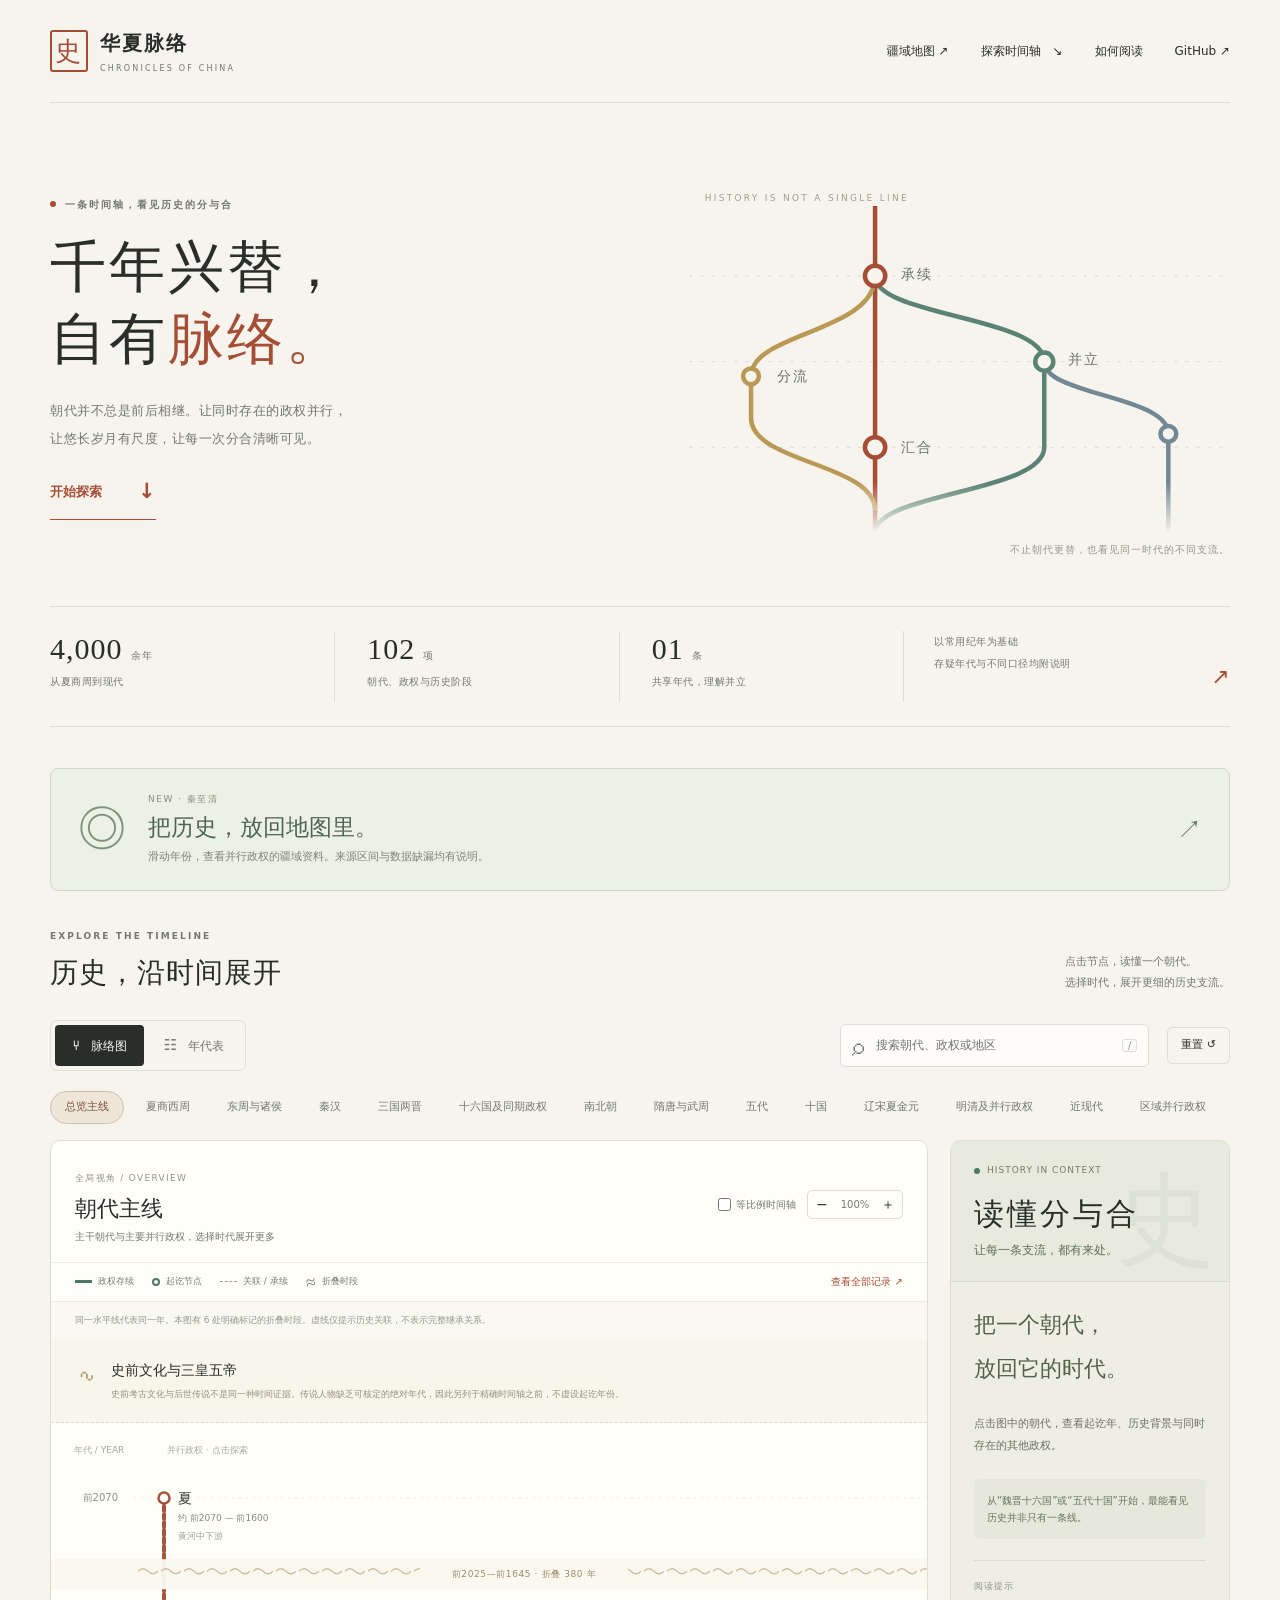
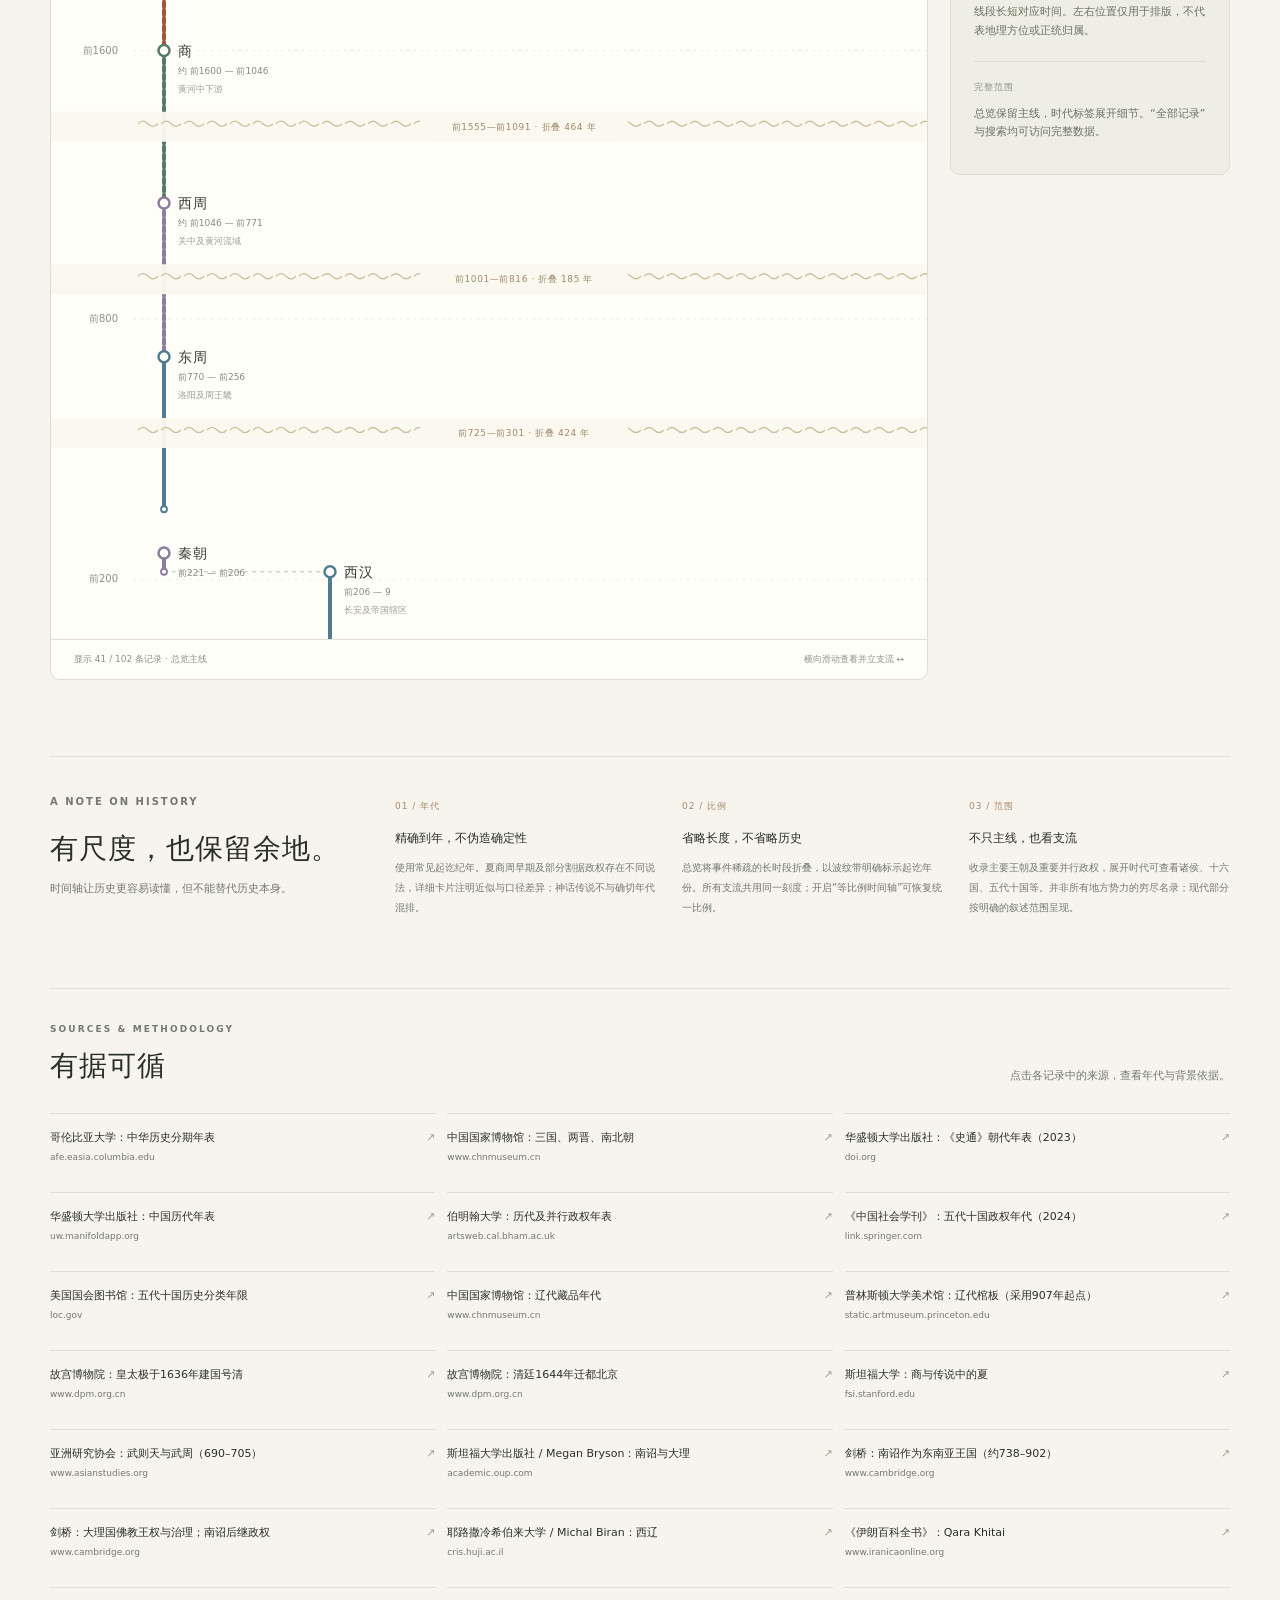
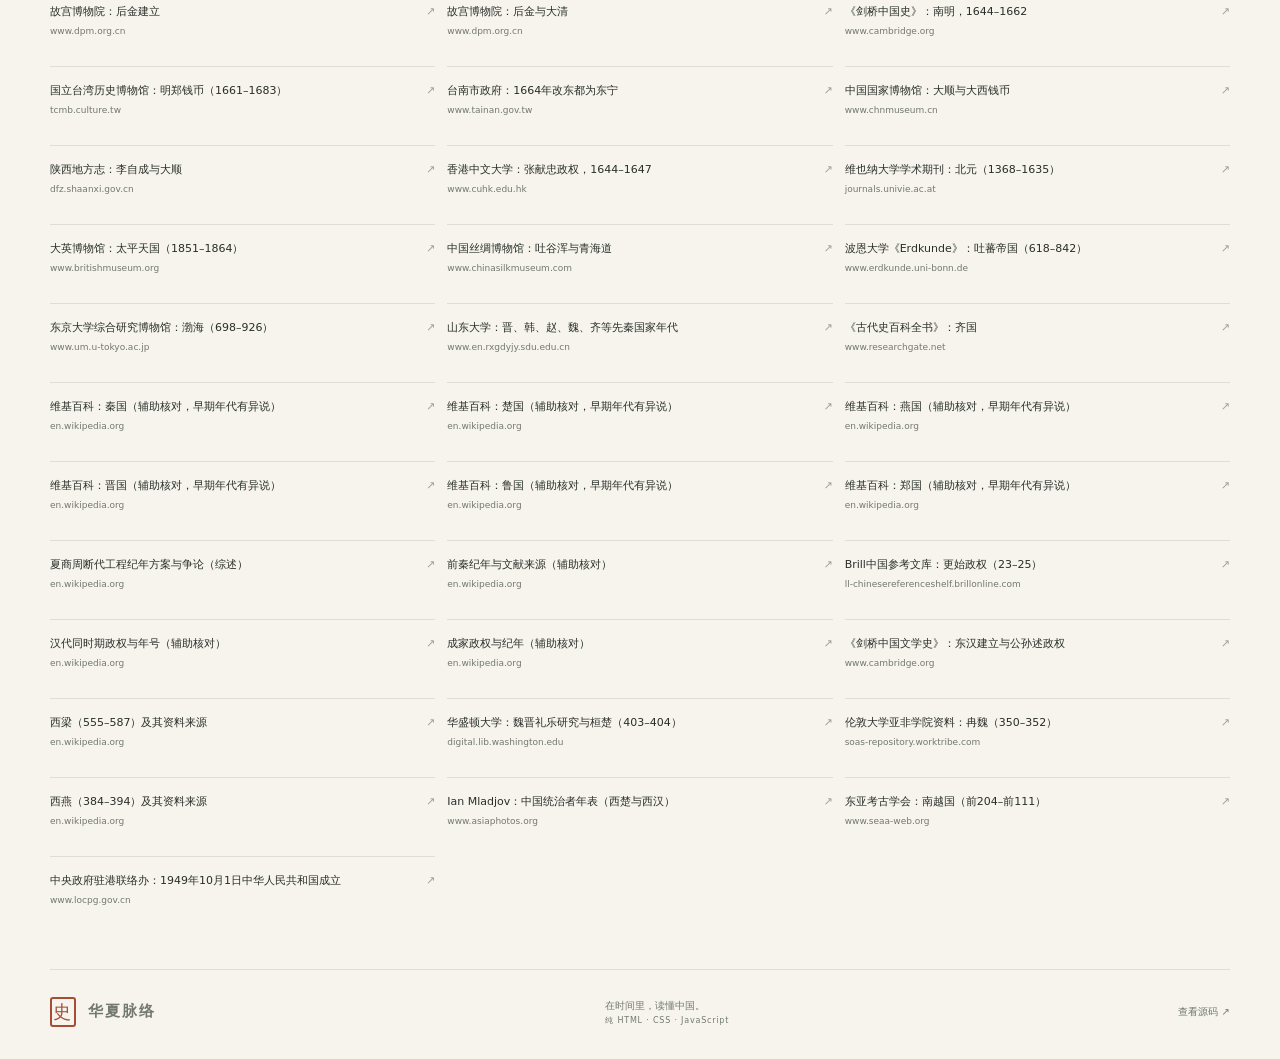
<file: index.html>
<!doctype html>
<html lang="zh-CN">
<head>
  <meta charset="UTF-8">
  <meta name="viewport" content="width=device-width, initial-scale=1.0">
  <meta name="description" content="沿着一条时间轴，读懂中国历史的分合。可探索的中国朝代与并行政权脉络图，包含精确年代、分支关系、历史说明与资料来源。">
  <meta name="theme-color" content="#f6f4ed">
  <title>华夏脉络 · 中国历史朝代时间轴</title>
  <link rel="icon" href="favicon.svg" type="image/svg+xml">
  <link rel="stylesheet" href="style.css?v=20261103-map1">
  <script src="data.js?v=20261104-label5" defer></script>
  <script src="app.js?v=20261104-label5" defer></script>
</head>
<body>
<a class="skip-link" href="#explorer">跳到历史脉络图</a>
<header class="masthead">
  <a class="brand" href="#" aria-label="华夏脉络首页"><span class="seal" aria-hidden="true">史</span><span>华夏脉络 <small>CHRONICLES OF CHINA</small></span></a>
  <nav aria-label="网站导航"><a href="territory.html">疆域地图 ↗</a><a href="#explorer">探索时间轴 <span>↘</span></a><button id="method-button" class="text-button">如何阅读</button><a href="https://github.com/KingXcode/china-dynasty-timeline" target="_blank" rel="noopener noreferrer" aria-label="在 GitHub 查看项目源码">GitHub ↗</a></nav>
</header>
<main>
  <section class="hero" aria-labelledby="page-title">
    <div class="hero-copy"><p class="eyebrow"><span></span> 一条时间轴，看见历史的分与合</p><h1 id="page-title">千年兴替，<br>自有<span>脉络。</span></h1><p class="intro">朝代并不总是前后相继。让同时存在的政权并行，<br class="desktop-break">让悠长岁月有尺度，让每一次分合清晰可见。</p><a class="primary-link" href="#explorer">开始探索 <span>↓</span></a></div>
    <div class="hero-art" aria-hidden="true"><div class="art-label">HISTORY IS NOT A SINGLE LINE</div><svg viewBox="0 0 480 290"><defs><linearGradient id="fade" x1="0" y1="0" x2="0" y2="1"><stop stop-color="#f6f4ed" stop-opacity="0"/><stop offset="1" stop-color="#f6f4ed"/></linearGradient></defs><path class="art-grid" d="M0 62H480M0 138H480M0 214H480"/><path class="art-main" d="M165 0V72C165 108 165 110 165 138V290"/><path class="art-branch jade" d="M165 62C165 98 315 98 315 138V214C315 254 165 254 165 290"/><path class="art-branch ochre" d="M165 62C165 112 55 112 55 151V188C55 228 165 228 165 270"/><path class="art-branch blue" d="M315 138C315 168 425 168 425 202V290"/><circle cx="165" cy="62" r="9" class="art-node"/><circle cx="165" cy="214" r="9" class="art-node"/><circle cx="315" cy="138" r="8" class="art-node green"/><circle cx="55" cy="151" r="7" class="art-node yellow"/><circle cx="425" cy="202" r="7" class="art-node slate"/><text x="188" y="65">承续</text><text x="336" y="140">并立</text><text x="78" y="155">分流</text><text x="188" y="218">汇合</text><rect x="0" y="245" width="480" height="45" fill="url(#fade)"/></svg><div class="art-caption">不止朝代更替，也看见同一时代的不同支流。</div></div>
  </section>
  <section class="stats" aria-label="资料概况"><div><strong>4,000<span>余年</span></strong><p>从夏商周到现代</p></div><div><strong id="record-count">—<span>个</span></strong><p>朝代、政权与历史阶段</p></div><div><strong>01<span>条</span></strong><p>共享年代，理解并立</p></div><p class="stats-note">以常用纪年为基础<br>存疑年代与不同口径均附说明 <span>↗</span></p></section>
  <a class="map-promo" href="territory.html"><span class="map-promo-icon" aria-hidden="true">◎</span><span><small>NEW · 秦至清</small><strong>把历史，放回地图里。</strong><span>滑动年份，查看并行政权的疆域资料。来源区间与数据缺漏均有说明。</span></span><b aria-hidden="true">↗</b></a>
  <section id="explorer" class="explorer" aria-labelledby="explorer-title">
    <div class="section-heading"><div><p class="eyebrow">EXPLORE THE TIMELINE</p><h2 id="explorer-title">历史，沿时间展开</h2></div><p>点击节点，读懂一个朝代。<br>选择时代，展开更细的历史支流。</p></div>
    <div class="control-bar"><div class="view-tabs" role="group" aria-label="呈现方式"><button id="graph-view" aria-pressed="true"><span>⑂</span> 脉络图</button><button id="list-view" aria-pressed="false"><span>☷</span> 年代表</button></div><label class="search"><span aria-hidden="true">⌕</span><input id="search" type="search" autocomplete="off" placeholder="搜索朝代、政权或地区" aria-label="搜索朝代、政权或地区"><kbd>/</kbd></label><button id="reset" class="subtle-button" title="清除筛选并回到总览">重置 ↺</button></div>
    <div class="era-nav" id="era-nav" role="group" aria-label="按时代浏览"></div>
    <label class="mobile-era-picker">浏览时代<select id="mobile-era" aria-label="选择历史时代"></select></label>
    <div class="workspace">
      <div class="chart-card">
        <div class="chart-heading"><div><span class="tiny-label" id="era-label">全局视角</span><h3 id="chart-title">朝代主线</h3><p id="chart-subtitle">主干朝代与主要并行政权</p></div><div class="chart-options"><label class="scale-control"><input id="exact-scale" type="checkbox"><span>等比例时间轴</span></label><div class="zoom-control" role="group" aria-label="时间轴缩放"><button id="zoom-out" aria-label="缩小时间轴">−</button><output id="zoom-label">100%</output><button id="zoom-in" aria-label="放大时间轴">＋</button></div></div></div>
        <div class="legend"><span><i class="legend-line"></i>政权存续</span><span><i class="legend-node"></i>起讫节点</span><span><i class="legend-dash"></i>关联 / 承续</span><span><i class="legend-break">≈</i>折叠时段</span><button id="show-all" class="text-button">查看全部记录 ↗</button></div>
        <p id="chart-hint" class="chart-hint">同一水平线代表同一年。虚线仅提示历史关联，不表示合法性或完整继承关系。</p>
        <div id="result-status" class="sr-only" role="status" aria-live="polite"></div>
        <div class="chart-scroll" id="chart-scroll" tabindex="0" aria-label="历史脉络图，可上下和左右滚动"><div id="chart"></div></div>
        <div id="list" class="record-list" hidden></div>
        <div id="empty" class="empty-state" hidden><span>⌕</span><h3>这条支流，还未找到</h3><p>换一个朝代名称，或试试“北方”“云南”等地区关键词。</p><button id="clear-search" class="subtle-button">清除搜索</button></div>
        <div class="chart-footer"><span id="visible-count"></span><span>横向滑动查看并立支流 ↔</span></div>
      </div>
      <aside class="detail-panel" id="detail-panel" aria-labelledby="detail-title"><div id="detail-content"></div></aside>
    </div>
  </section>
  <section class="reading-notes" aria-labelledby="notes-heading"><div><p class="eyebrow">A NOTE ON HISTORY</p><h2 id="notes-heading">有尺度，也保留余地。</h2><p>时间轴让历史更容易读懂，但不能替代历史本身。</p></div><div class="notes-grid"><article><span>01 / 年代</span><h3>精确到年，不伪造确定性</h3><p>使用常见起讫纪年。夏商周早期及部分割据政权存在不同说法，详细卡片注明近似与口径差异；神话传说不与确切年代混排。</p></article><article><span>02 / 比例</span><h3>省略长度，不省略历史</h3><p>总览将事件稀疏的长时段折叠，以波纹带明确标示起讫年份。所有支流共用同一刻度；开启“等比例时间轴”可恢复统一比例。</p></article><article><span>03 / 范围</span><h3>不只主线，也看支流</h3><p>收录主要王朝及重要并行政权，展开时代可查看诸侯、十六国、五代十国等。并非所有地方势力的穷尽名录；现代部分按明确的叙述范围呈现。</p></article></div></section>
  <section class="source-section" id="sources" aria-labelledby="sources-title"><div class="section-heading"><div><p class="eyebrow">SOURCES & METHODOLOGY</p><h2 id="sources-title">有据可循</h2></div><p>点击各记录中的来源，查看年代与背景依据。</p></div><div id="source-list" class="source-list"></div></section>
</main>
<footer class="site-footer"><a class="brand" href="#"><span class="seal">史</span><span>华夏脉络</span></a><p>在时间里，读懂中国。<span>纯 HTML · CSS · JavaScript</span></p><a href="https://github.com/KingXcode/china-dynasty-timeline" target="_blank" rel="noopener noreferrer">查看源码 ↗</a></footer>
<dialog id="method-dialog" aria-labelledby="method-title"><button id="close-method" class="close-button" aria-label="关闭阅读说明">×</button><p class="eyebrow">READING THE BRANCHES</p><h2 id="method-title">如何读这张脉络图</h2><ol><li><strong>从上往下，时间向前。</strong>左侧为年份，纵向线段是政权的存续区间。同一横线就是同一年。</li><li><strong>并行分支，不是前后相继。</strong>颜色和分支用于区分同时存在的政权，不表示地理距离、统治面积或正统地位。</li><li><strong>先看主线，再展开时代。</strong>选择上方时代标签，可以看到更多区域政权。搜索会从全部记录中寻找。</li><li><strong>手机紧凑模式和完整刻度。</strong>手机将各条分支收在一屏内，并压缩节点间距，各段比例不同；同年仍对齐，名称下标有完整年代。勾选等比例可查看统一年份比例。桌面折叠以波纹带标明。</li><li><strong>点击任一节点查看解释。</strong>记录包含纪年口径、同代政权及可核查的参考来源。公元纪年没有零年。</li></ol><button id="got-it" class="primary-button">开始阅读 ↓</button></dialog>
<noscript><div class="noscript">此页面的交互时间轴需要启用 JavaScript。项目数据与来源也可在 GitHub 的 data.js 中查阅。</div></noscript>
</body>
</html>
</file>
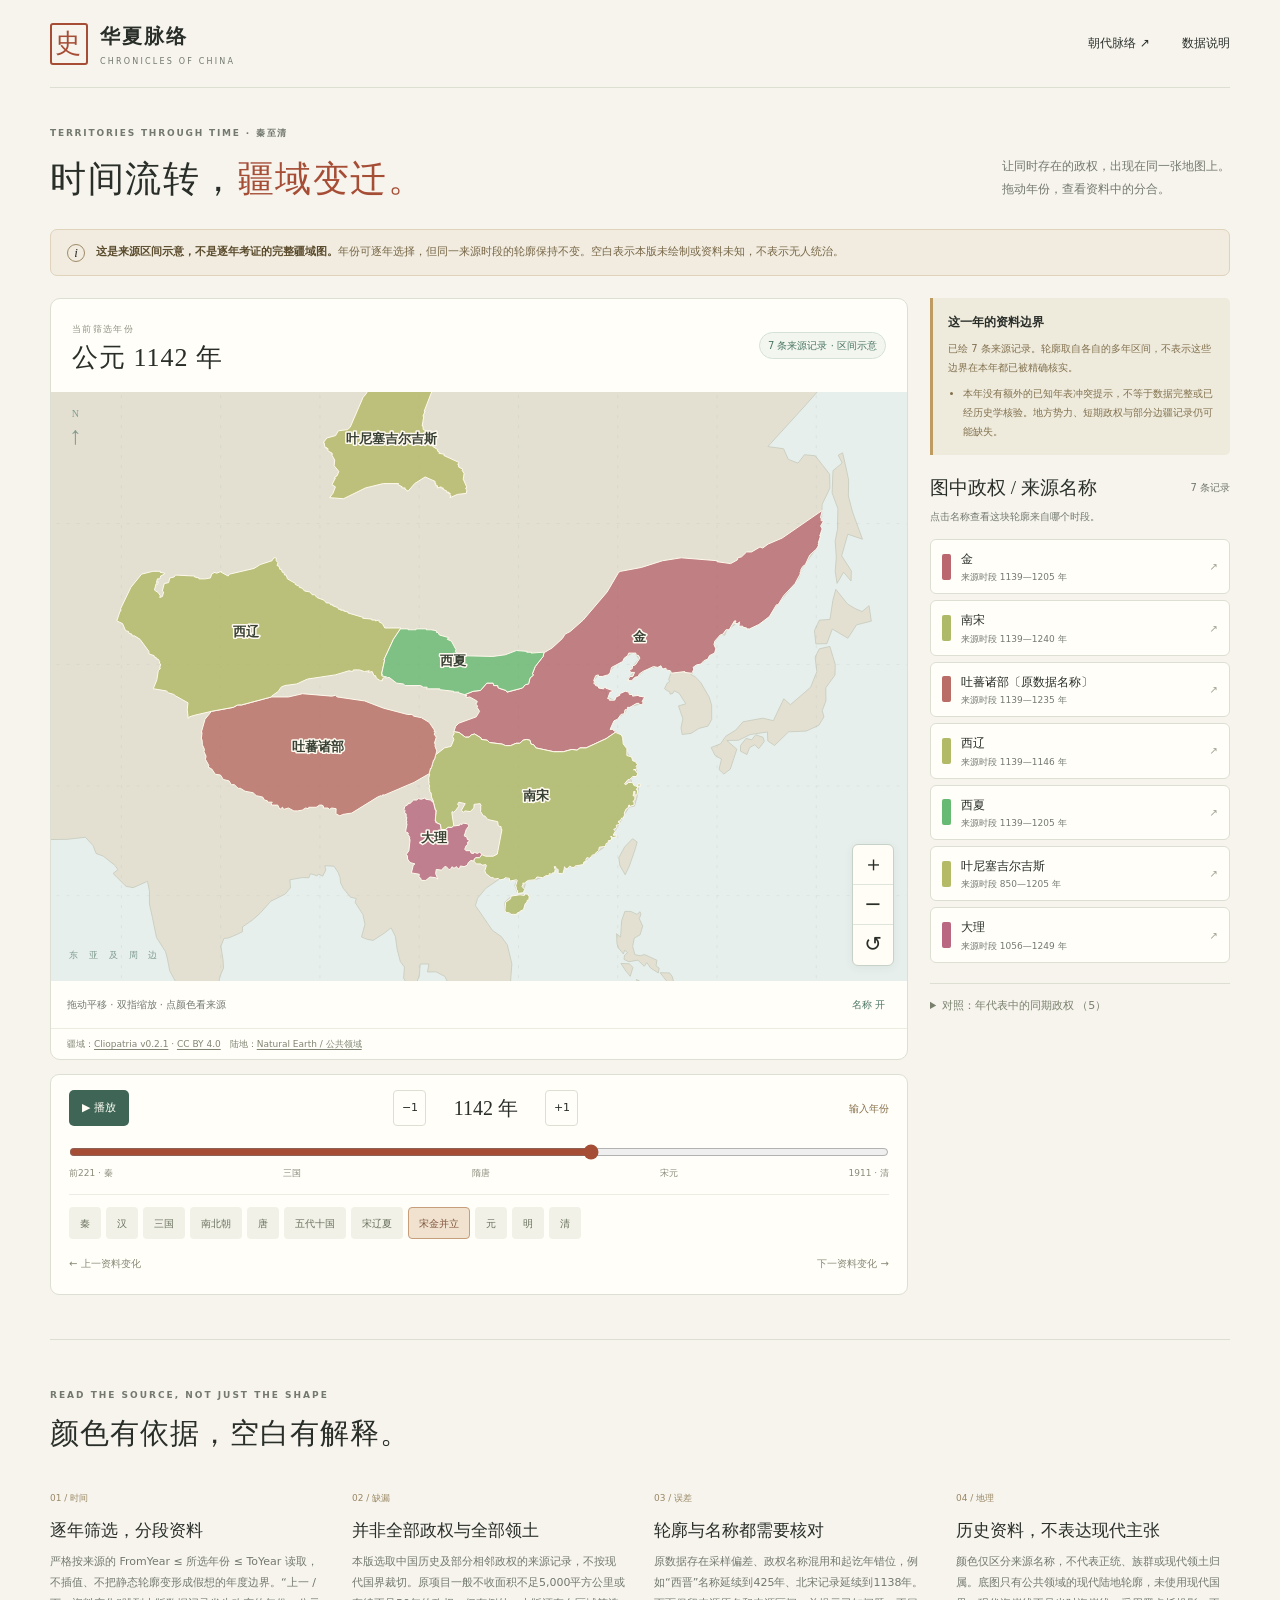
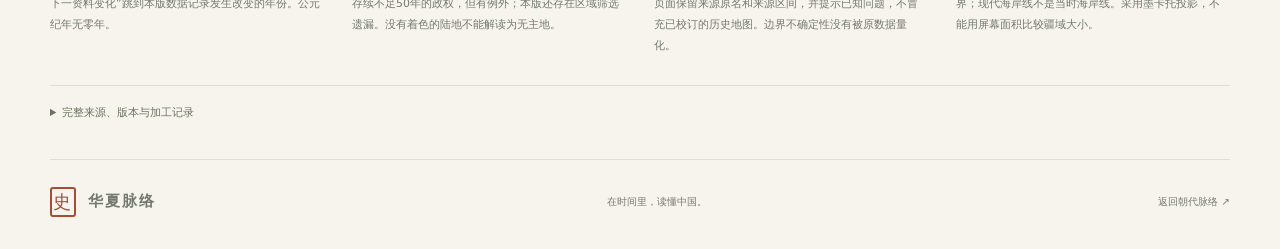
<file: territory.html>
<!doctype html>
<html lang="zh-CN">
<head>
<meta charset="UTF-8"><meta name="viewport" content="width=device-width, initial-scale=1.0, viewport-fit=cover">
<meta name="description" content="滑动年份，探索秦至清的历史疆域资料。并行政权同图呈现，保留来源时段、缺漏和历史地图的不确定性。">
<meta name="theme-color" content="#f6f4ed"><title>疆域随时间 · 华夏脉络</title>
<link rel="icon" href="favicon.svg" type="image/svg+xml">
<link rel="stylesheet" href="style.css?v=20261103-map1"><link rel="stylesheet" href="territory.css?v=20261103-map1">
<script src="data.js?v=20261103-map1" defer></script><script src="territory.js?v=20261103-map1" defer></script>
</head>
<body class="territory-page">
<a class="skip-link" href="#year-slider">跳到年份控制</a>
<header class="masthead"><a class="brand" href="index.html"><span class="seal" aria-hidden="true">史</span><span>华夏脉络<small>CHRONICLES OF CHINA</small></span></a><nav aria-label="网站导航"><a href="index.html#explorer">朝代脉络 ↗</a><a href="#map-method">数据说明</a></nav></header>
<main>
<section class="map-intro"><div><p class="eyebrow">TERRITORIES THROUGH TIME · 秦至清</p><h1>时间流转，<span>疆域变迁。</span></h1></div><p>让同时存在的政权，出现在同一张地图上。<br>拖动年份，查看资料中的分合。</p></section>
<div class="honesty-note"><span class="note-mark" aria-hidden="true">i</span><p><strong>这是来源区间示意，不是逐年考证的完整疆域图。</strong>年份可逐年选择，但同一来源时段的轮廓保持不变。空白表示本版未绘制或资料未知，不表示无人统治。</p></div>
<section class="map-workspace" aria-label="历史疆域探索">
<div class="map-column">
<div class="map-card">
<div class="map-topline"><div><span class="tiny-label">当前筛选年份</span><h2 id="map-year">公元 1142 年</h2></div><span id="coverage-count" class="coverage-tag" role="status">正在读取资料</span></div>
<div id="map-stage" class="map-stage" tabindex="0" role="group" aria-label="历史地图。拖动平移、双指缩放，或使用下方缩放按钮；键盘加减缩放、方向键平移。">
<svg id="territory-svg" viewBox="0 0 1000 780" aria-labelledby="svg-title svg-desc"><title id="svg-title">公元1142年历史疆域资料示意</title><desc id="svg-desc">有颜色的区域为来源记录，灰色区域并不代表无人统治。可从下方政权列表选择并查看来源。</desc><defs><pattern id="map-grid" width="100" height="100" patternUnits="userSpaceOnUse"><path d="M 100 0 L 0 0 0 100" fill="none" stroke="#cbd5cf" stroke-width="0.8" stroke-dasharray="2 7"/></pattern></defs><rect width="1000" height="780" fill="#e7efec"/><g id="map-world"><g id="map-land"></g><g id="map-graticule" aria-hidden="true"></g><g id="map-polygons"></g><g id="map-labels" aria-hidden="true"></g></g></svg>
<div class="north-mark" aria-hidden="true">N<br><span>↑</span></div><span class="sea-label" aria-hidden="true">东 亚 及 周 边</span>
<div id="map-loading" class="map-loading" role="status"><span class="loading-dot"></span>正在读取疆域资料…</div>
<div id="map-error" class="map-error" role="alert" hidden><strong>这一时段暂未加载成功</strong><p>请检查网络后重试。未加载时不会保留上一个年份的疆域。</p><button id="retry-map" type="button">重新加载</button></div>
<div class="map-tools" role="group" aria-label="地图缩放"><button id="map-zoom-in" aria-label="放大地图">＋</button><button id="map-zoom-out" aria-label="缩小地图">−</button><button id="map-reset" aria-label="恢复东亚全景">↺</button></div>
</div>
<div class="map-caption"><span>拖动平移 · 双指缩放 · 点颜色看来源</span><button id="toggle-labels" type="button" aria-pressed="true">名称 开</button></div>
<p class="map-attribution">疆域：<a href="https://github.com/Seshat-Global-History-Databank/cliopatria/tree/5f433377139a6eeaeacbdc894b70f8805b72c8b5" target="_blank" rel="noopener noreferrer">Cliopatria v0.2.1</a> · <a href="https://creativecommons.org/licenses/by/4.0/" target="_blank" rel="noopener noreferrer">CC BY 4.0</a>　陆地：<a href="https://www.naturalearthdata.com/about/terms-of-use/" target="_blank" rel="noopener noreferrer">Natural Earth / 公共领域</a></p>
</div>
<div class="year-dock">
<div class="year-control-top"><button id="play-years" class="play-button" aria-label="按资料变化自动浏览年份" aria-pressed="false">▶ <span>播放</span></button><div class="year-stepper"><button id="previous-year" aria-label="前一年">−1</button><output id="dock-year">1142 年</output><button id="next-year" aria-label="后一年">+1</button></div><button id="jump-toggle" aria-expanded="false" aria-controls="year-form">输入年份</button></div>
<label class="sr-only" for="year-slider">年份，公元前221年至公元1911年</label><input id="year-slider" type="range" min="-221" max="1910" step="1" value="1141"><div class="slider-captions"><span>前221 · 秦</span><span>三国</span><span>隋唐</span><span>宋元</span><span>1911 · 清</span></div>
<form id="year-form" hidden><label for="year-era" class="sr-only">公元纪年</label><select id="year-era"><option value="ce">公元</option><option value="bce">公元前</option></select><label for="year-number" class="sr-only">年份数字</label><input id="year-number" type="number" inputmode="numeric" min="1" max="1911" value="1142" required><button type="submit">前往</button><span id="year-form-error" role="alert"></span></form>
<div class="snapshot-nav" aria-label="历史时段快捷入口"><button data-year="-210">秦</button><button data-year="100">汉</button><button data-year="250">三国</button><button data-year="500">南北朝</button><button data-year="750">唐</button><button data-year="950">五代十国</button><button data-year="1100">宋辽夏</button><button data-year="1142">宋金并立</button><button data-year="1320">元</button><button data-year="1400">明</button><button data-year="1750">清</button></div>
<div class="change-nav"><button id="previous-change">← 上一资料变化</button><button id="next-change">下一资料变化 →</button></div>
</div>
</div>
<aside class="map-aside">
<section id="year-warning" class="year-warning" aria-labelledby="year-warning-title"><h3 id="year-warning-title">这一年的资料边界</h3><div id="year-warning-content">正在核对来源时段…</div></section>
<section class="polity-section" aria-labelledby="polity-title"><div class="aside-heading"><h3 id="polity-title">图中政权 / 来源名称</h3><span id="polity-count"></span></div><p class="aside-hint">点击名称查看这块轮廓来自哪个时段。</p><div id="polity-list" class="polity-list"></div></section>
<section id="polity-detail" class="polity-detail" aria-labelledby="detail-heading" hidden></section>
<details class="chronology-panel"><summary>对照：年代表中的同期政权 <span id="chronology-count"></span></summary><p>此处来自本站年表，不是地理数据。<strong>列在这里不代表地图有对应轮廓。</strong>两套资料的起讫年份可能不同。</p><div id="chronology-list"></div><a href="index.html#explorer">打开完整年表 ↗</a></details>
</aside>
</section>
<section id="map-method" class="map-method"><p class="eyebrow">READ THE SOURCE, NOT JUST THE SHAPE</p><h2>颜色有依据，空白有解释。</h2><div class="method-grid"><article><span>01 / 时间</span><h3>逐年筛选，分段资料</h3><p>严格按来源的 FromYear ≤ 所选年份 ≤ ToYear 读取，不插值、不把静态轮廓变形成假想的年度边界。“上一 / 下一资料变化”跳到本版数据记录发生改变的年份。公元纪年无零年。</p></article><article><span>02 / 缺漏</span><h3>并非全部政权与全部领土</h3><p>本版选取中国历史及部分相邻政权的来源记录，不按现代国界裁切。原项目一般不收面积不足5,000平方公里或存续不足50年的政权，但有例外；本版还存在区域筛选遗漏。没有着色的陆地不能解读为无主地。</p></article><article><span>03 / 误差</span><h3>轮廓与名称都需要核对</h3><p>原数据存在采样偏差、政权名称混用和起讫年错位，例如“西晋”名称延续到425年、北宋记录延续到1138年。页面保留来源原名和来源区间，并提示已知问题，不冒充已校订的历史地图。边界不确定性没有被原数据量化。</p></article><article><span>04 / 地理</span><h3>历史资料，不表达现代主张</h3><p>颜色仅区分来源名称，不代表正统、族群或现代领土归属。底图只有公共领域的现代陆地轮廓，未使用现代国界；现代海岸线不是当时海岸线。采用墨卡托投影，不能用屏幕面积比较疆域大小。</p></article></div>
<details class="source-details"><summary>完整来源、版本与加工记录</summary><p>疆域：Cliopatria / Seshat Global History Databank，<a href="https://doi.org/10.1038/s41597-025-04516-9" target="_blank" rel="noopener noreferrer">Seshat 团队（2025），Cliopatria: A global dataset of political entities from 3400 BCE to 2024 CE</a>。使用 v0.2.1，固定提交 <a href="https://github.com/Seshat-Global-History-Databank/cliopatria/tree/5f433377139a6eeaeacbdc894b70f8805b72c8b5" target="_blank" rel="noopener noreferrer">5f433377139a6eeaeacbdc894b70f8805b72c8b5</a>，许可 <a href="https://creativecommons.org/licenses/by/4.0/" target="_blank" rel="noopener noreferrer">CC BY 4.0</a>。</p><p>本站修改：选取区域相关 POLITY 记录、按世纪拆分文件、加入中文名称、颜色及问题提示。未修改来源坐标、起讫年或原始名称，未合成缺失的疆域。与本站年表明显矛盾的记录不着色，并逐年明确说明。原数据中的 Wikidata 编号有误配，本版不把它作为历史身份认证。</p><p>底图：Natural Earth 1:110m Land，固定提交 ca96624a56bd078437bca8184e78163e5039ad19，公共领域。仅提取陆地几何，不绘现代国家边界。<a href="map-data/README.md">查看可复现的数据清单与方法 ↗</a></p></details>
</section>
</main>
<footer class="site-footer"><a class="brand" href="index.html"><span class="seal">史</span><span>华夏脉络</span></a><p>在时间里，读懂中国。</p><a href="index.html#explorer">返回朝代脉络 ↗</a></footer>
<noscript><div class="noscript">地图交互需要启用 JavaScript。来源和范围说明可在本页下方阅读。</div></noscript>
</body></html>
</file>
<file: style.css>
:root{--paper:#f6f4ed;--surface:#fffef9;--ink:#292e29;--muted:#73796f;--line:#dedfd3;--accent:#a64d36;--jade:#4d7766;--serif:"Noto Serif CJK SC","Songti SC","STSong","SimSun",serif;--sans:"Noto Sans CJK SC","PingFang SC","Microsoft YaHei",system-ui,sans-serif}*{box-sizing:border-box}html{scroll-behavior:smooth;scroll-padding-top:22px}body{margin:0;background:var(--paper);color:var(--ink);font:14px/1.7 var(--sans);-webkit-font-smoothing:antialiased}button,input,select{font:inherit}button,a,input{touch-action:manipulation}button{cursor:pointer}a{color:inherit;text-decoration:none}button{color:inherit}button:focus-visible,a:focus-visible,input:focus-visible,[tabindex]:focus-visible{outline:3px solid #b77341;outline-offset:4px}button:disabled{opacity:.4;cursor:not-allowed}[hidden]{display:none!important}::selection{background:#e8d1b6}main,.masthead,.site-footer{width:min(1344px,calc(100% - 100px));margin-inline:auto}.masthead{height:103px;border-bottom:1px solid var(--line);display:flex;align-items:center;justify-content:space-between}.brand{display:flex;align-items:center;gap:12px;font-family:var(--serif);font-size:20px;font-weight:600;letter-spacing:2px}.brand small{display:block;font-family:var(--sans);font-size:8px;font-weight:500;letter-spacing:2.2px;color:var(--muted);margin-top:2px}.seal{display:grid;place-items:center;width:38px;height:42px;border:2px solid var(--accent);color:var(--accent);font:26px var(--serif);border-radius:3px}.masthead nav{display:flex;gap:32px;align-items:center;font-size:12px}.masthead nav a:hover,.text-button:hover{color:var(--accent)}.masthead nav span{margin-left:8px}.text-button{padding:0;border:0;background:none;font-size:inherit}.hero{display:grid;grid-template-columns:1.08fr 1fr;gap:54px;align-items:center;min-height:420px;padding:54px 0 48px}.eyebrow{font-size:10px;letter-spacing:2px;font-weight:600;color:var(--muted);margin:0 0 18px;display:flex;align-items:center;gap:9px}.eyebrow>span{width:6px;height:6px;border-radius:50%;background:var(--accent)}h1,h2,h3,p{margin-top:0}h1{font:500 clamp(42px,4.35vw,66px)/1.3 var(--serif);letter-spacing:3px;margin-bottom:22px}h1 span{color:var(--accent)}.intro{font-size:13px;line-height:2.1;color:var(--muted);letter-spacing:.5px}.primary-link{display:inline-flex;gap:36px;align-items:center;border-bottom:1px solid var(--accent);padding:9px 0;color:var(--accent);font-size:13px;font-weight:600}.primary-link span{font-size:21px}.hero-art{padding:34px 0 0;position:relative}.hero-art svg{width:100%;overflow:visible}.art-label{font-size:9px;letter-spacing:2.3px;color:#9b9f91;padding-left:16px}.art-caption{font-size:10px;color:#92978b;text-align:right;letter-spacing:1px}.art-grid{stroke:#e0e1d5;stroke-dasharray:3 7;fill:none}.art-main,.art-branch{fill:none;stroke:var(--accent);stroke-width:4}.art-branch.jade{stroke:#5a8375}.art-branch.ochre{stroke:#b99955}.art-branch.blue{stroke:#728895}.art-node{fill:var(--paper);stroke:var(--accent);stroke-width:4}.art-node.green{stroke:#5a8375}.art-node.yellow{stroke:#b99955}.art-node.slate{stroke:#728895}.hero-art svg text{font-size:12px;fill:#6b7368;letter-spacing:2px}.stats{display:grid;grid-template-columns:1fr 1fr 1fr 1.15fr;border-top:1px solid var(--line);border-bottom:1px solid var(--line);padding:24px 0;margin-bottom:56px}.stats>div{padding-left:32px;border-left:1px solid var(--line)}.stats>div:first-child{padding-left:0;border:0}.stats strong{font-family:Georgia,serif;font-size:30px;font-weight:400;line-height:1.2;letter-spacing:1px}.stats strong span{font:10px var(--sans);letter-spacing:1px;margin-left:8px;color:var(--muted)}.stats p{font-size:10px;color:var(--muted);margin:6px 0 0;letter-spacing:.5px}.stats .stats-note{border-left:1px solid var(--line);padding-left:30px;line-height:2.2;margin:0;align-content:center}.stats-note span{float:right;font-size:22px;color:var(--accent)}.section-heading{display:flex;align-items:flex-end;justify-content:space-between;gap:25px;margin-bottom:26px}.section-heading .eyebrow{margin-bottom:8px;font-size:9px;letter-spacing:2.1px}h2{font:500 28px/1.5 var(--serif);letter-spacing:1px;margin:0}.section-heading>p{font-size:11px;color:var(--muted);margin:0;line-height:1.9}.control-bar{display:flex;align-items:center;gap:18px;margin-bottom:20px}.view-tabs{display:flex;border:1px solid var(--line);border-radius:7px;padding:4px;gap:3px}.view-tabs button{border:none;background:transparent;padding:8px 17px;font-size:12px;border-radius:4px;color:var(--muted)}.view-tabs button span{margin-right:7px;font-size:15px}.view-tabs button[aria-pressed=true]{background:var(--ink);color:#fffef9}.search{margin-left:auto;position:relative;display:flex;align-items:center;gap:9px;border:1px solid var(--line);border-radius:6px;padding:7px 11px;background:#fdfcf8}.search>span{font-size:24px;line-height:1;color:#73796f}.search input{width:240px;border:0;background:transparent;outline:0;font-size:12px;color:var(--ink);padding:3px}.search kbd{font:10px var(--sans);border:1px solid var(--line);border-radius:3px;padding:0 5px;color:#92988a}.subtle-button{background:transparent;border:1px solid var(--line);border-radius:5px;padding:8px 13px;font-size:11px}.subtle-button:hover{border-color:#9b8d71;background:#eeede4}.era-nav{display:flex;gap:7px;overflow-x:auto;padding:0 0 16px;scrollbar-width:thin}.era-nav button{white-space:nowrap;border:1px solid transparent;background:transparent;border-radius:20px;padding:6px 14px;font-size:11px;color:#73796f}.era-nav button:hover{background:#ecece1}.era-nav button[aria-pressed=true]{border-color:#cdbfab;color:#80553c;background:#eee6d9}.era-nav button span{font-size:8px;opacity:.7;margin-left:5px}.workspace{display:grid;grid-template-columns:minmax(0,1fr) 280px;gap:22px;align-items:start}.chart-card{min-width:0;border:1px solid var(--line);border-radius:10px;background:var(--surface);overflow:hidden}.chart-heading{padding:24px 24px 17px;display:flex;justify-content:space-between;align-items:center;gap:16px}.tiny-label{font-size:9px;letter-spacing:1.3px;color:#929486}.chart-heading h3{font:500 22px/1.5 var(--serif);margin:3px 0}.chart-heading p{font-size:10px;color:var(--muted);margin:0}.chart-options{display:flex;gap:11px;align-items:center;flex-wrap:wrap;justify-content:flex-end}.scale-control{font-size:10px;display:flex;align-items:center;gap:5px;color:var(--muted);white-space:nowrap;cursor:pointer}.scale-control input{accent-color:var(--jade);margin:0;width:13px;height:13px}.zoom-control{display:flex;border:1px solid var(--line);align-items:center;border-radius:5px}.zoom-control button{border:0;background:none;width:28px;height:27px;font-size:14px}.zoom-control output{font-size:10px;width:38px;text-align:center;color:var(--muted)}.legend{border-top:1px solid #ededdf;border-bottom:1px solid #ededdf;display:flex;align-items:center;gap:18px;padding:10px 24px;font-size:9px;color:#777d70;flex-wrap:wrap}.legend>span{display:flex;align-items:center;gap:6px}.legend i{display:inline-block}.legend-line{width:17px;height:3px;background:var(--jade)}.legend-node{width:8px;height:8px;border:2px solid var(--jade);border-radius:50%}.legend-dash{width:17px;border-bottom:1px dashed #9b9d8b}.legend-break{font:18px/1 Georgia;transform:rotate(-12deg)}.legend button{margin-left:auto;color:var(--accent);font-size:10px}.chart-hint{font-size:9px;color:#96998b;padding:11px 24px;margin:0;background:#f9f9f1}.chart-scroll{overflow:auto;max-height:900px;scrollbar-color:#c6c7b7 #f5f5eb;scrollbar-width:thin;position:relative;overscroll-behavior:contain;min-height:280px}#chart{position:relative}.history-svg{display:block;isolation:isolate}.history-svg .grid-line{stroke:#e9eadf;stroke-width:1;stroke-dasharray:2 5}.history-svg .year{fill:#8c9284;font:10px var(--sans)}.history-svg .era-label{font:10px var(--sans);fill:#b3b6a6;letter-spacing:2px}.history-svg .record{cursor:pointer;outline:none}.history-svg .record .hit-area{fill:transparent}.history-svg .record:hover .hit-area,.history-svg .record:focus-visible .hit-area{fill:#eeeee2;fill-opacity:.75}.history-svg .record.selected .hit-area{fill:#eee7db;fill-opacity:.8}.history-svg .record .dynasty-line{stroke-width:4;stroke-linecap:round}.history-svg .record.selected .dynasty-line{stroke-width:6}.history-svg .record text{pointer-events:none}.history-svg .node-name{font:500 14px var(--serif);fill:#353e35;letter-spacing:.5px}.history-svg .node-dates{font:9px var(--sans);fill:#858c7c}.history-svg .node-region{font:9px var(--sans);fill:#9b9f91}.history-svg .connector{stroke:#aeb4a4;stroke-width:1.3;stroke-dasharray:4 4;fill:none;opacity:.55}.history-svg .fold-label{font:9px var(--sans);fill:#9c8a6b;letter-spacing:.6px}.history-svg .fold-line{fill:none;stroke:#cbbf9d;stroke-width:1.2}.history-svg .lane-label{font:9px var(--sans);fill:#a6aa9b}.chart-footer{display:flex;justify-content:space-between;gap:10px;border-top:1px solid var(--line);padding:12px 23px;font-size:9px;color:#8b9184}.detail-panel{position:sticky;top:24px;border:1px solid var(--line);border-radius:10px;background:#eeeee4;overflow:hidden}.detail-top{padding:22px 23px 20px;border-bottom:1px solid #dadccb;background:#e7eadd;position:relative}.detail-kicker{display:flex;align-items:center;gap:7px;color:#747d67;font-size:9px;letter-spacing:1px}.detail-kicker i{height:6px;width:6px;border-radius:50%;background:var(--jade)}.detail-top h3{font:500 30px/1.4 var(--serif);letter-spacing:3px;margin:15px 0 5px}.detail-dates{font-size:12px;color:#626f59}.detail-top .detail-symbol{font:100px var(--serif);position:absolute;right:14px;top:13px;opacity:.04;pointer-events:none}.detail-body{padding:21px 23px;font-size:11px;color:#69735f}.detail-body>p{line-height:2;margin-bottom:22px}.detail-section{margin:21px 0 0;padding-top:18px;border-top:1px solid #daddcd}.detail-section h4{font-size:9px;font-weight:500;letter-spacing:1px;margin:0 0 9px;color:#8e9684}.detail-meta{display:grid;grid-template-columns:1fr 1fr;gap:10px}.detail-meta span{display:block;font-size:9px;color:#8b947f;margin-bottom:4px}.detail-meta strong{font-size:11px;font-weight:500}.detail-tag{display:inline-flex;border:1px solid #c9ceba;border-radius:4px;padding:2px 7px;margin:0 5px 5px 0;font-size:9px;background:transparent}.detail-tag:hover{background:#dce2cf}.detail-source{display:block;font-size:10px;margin-bottom:8px;color:#657a57;text-decoration:underline;text-underline-offset:3px}.detail-intro{font:500 22px/1.7 var(--serif);margin-bottom:15px;color:#526347}.detail-help{padding:13px;background:#e5e8da;border-radius:5px;font-size:10px}.detail-note{border-left:2px solid #baa16d;padding-left:12px!important;color:#8e7852}.detail-close{display:none}.record-list{padding:0 24px;max-height:900px;overflow:auto}.record-row{display:grid;grid-template-columns:130px 1fr 1fr 20px;text-align:left;gap:15px;width:100%;border:none;border-bottom:1px solid #ececde;background:transparent;padding:18px 0;align-items:center}.record-row:hover,.record-row[aria-pressed=true]{background:#f3f1e7}.record-row strong{font:500 17px var(--serif)}.record-row time{font-size:10px;color:var(--muted)}.record-row small{font-size:9px;color:#959b8b}.record-row i{font-style:normal;color:#999c8d}.empty-state{text-align:center;padding:70px 25px;color:var(--muted)}.empty-state>span{font-size:40px}.empty-state h3{font:24px var(--serif);margin:15px 0}.empty-state p{font-size:12px}.reading-notes{margin:76px 0 60px;padding-top:36px;border-top:1px solid var(--line);display:grid;grid-template-columns:300px 1fr;gap:45px}.reading-notes>.eyebrow{font-size:9px}.reading-notes>div>p:not(.eyebrow){font-size:11px;color:var(--muted);margin-top:10px}.notes-grid{display:grid;grid-template-columns:repeat(3,1fr);gap:26px}.notes-grid article>span{font-size:9px;letter-spacing:1px;color:#a58b6b}.notes-grid h3{font-size:12px;font-weight:500;margin:11px 0 9px}.notes-grid p{font-size:10px;color:var(--muted);line-height:2}.source-section{padding:33px 0 46px;border-top:1px solid var(--line)}.source-list{display:grid;grid-template-columns:repeat(3,1fr);gap:12px}.source-card{display:block;border-top:1px solid var(--line);padding:14px 0;font-size:11px;line-height:1.9}.source-card small{display:block;color:var(--muted);font-size:9px;overflow-wrap:anywhere}.source-card span{float:right;color:#9da28f}.site-footer{border-top:1px solid var(--line);padding:27px 0 32px;display:flex;align-items:center;justify-content:space-between;font-size:10px;color:var(--muted)}.site-footer .brand{font-size:15px}.site-footer .seal{width:26px;height:30px;font-size:18px}.site-footer p{margin:0}.site-footer p span{display:block;font-size:8px;letter-spacing:.8px}.site-footer>a:last-child{font-size:10px}.skip-link{position:fixed;top:-60px;left:20px;background:#fff;padding:12px;z-index:20}.skip-link:focus{top:10px}.sr-only{position:absolute!important;clip:rect(0,0,0,0);width:1px;height:1px;padding:0;margin:-1px;overflow:hidden;white-space:nowrap;border:0}dialog{width:min(550px,calc(100% - 36px));border:1px solid #cfcdbb;border-radius:12px;background:var(--surface);padding:36px;color:var(--ink);box-shadow:0 15px 80px #29382c2b}dialog::backdrop{background:#29322866;backdrop-filter:blur(3px)}dialog h2{font-size:26px;margin-bottom:21px}dialog ol{padding-left:18px;font-size:12px;color:var(--muted)}dialog li{margin-bottom:17px;padding-left:6px}dialog strong{font-weight:500;color:#465340}.close-button{position:absolute;right:14px;top:12px;border:none;background:transparent;font-size:25px;color:var(--muted);width:35px;height:35px}.primary-button{border:none;border-radius:5px;background:var(--ink);color:#fffef9;padding:10px 20px;font-size:12px}.noscript{position:fixed;bottom:0;background:#592d20;color:white;width:100%;padding:15px;text-align:center}.tradition-banner{padding:20px 28px;border-bottom:1px dashed var(--line);background:#f8f5eb;display:flex;gap:18px;align-items:flex-start}.tradition-banner .symbol{font:28px var(--serif);color:#b19c73}.tradition-banner strong{font:500 14px var(--serif)}.tradition-banner p{margin:4px 0 0;font-size:9px;color:#95917d;max-width:620px}.fold-button{font-size:9px;fill:#977d50}.mobile-detail-shade{display:none}
@media(min-width:1600px){main,.masthead,.site-footer{max-width:1450px}.workspace{grid-template-columns:minmax(0,1fr) 310px}}
@media(max-width:1100px){main,.masthead,.site-footer{width:calc(100% - 56px)}.workspace{grid-template-columns:minmax(0,1fr) 248px;gap:16px}.chart-heading{padding:19px}.chart-options{max-width:160px}.reading-notes{grid-template-columns:1fr;gap:25px}.hero{gap:20px}.hero-art .art-caption{font-size:8px}.chart-scroll,.record-list{max-height:760px}.detail-top,.detail-body{padding:19px}.legend{gap:12px;padding-inline:19px}.chart-hint{padding-inline:19px}}
@media(max-width:800px){main,.masthead,.site-footer{width:calc(100% - 40px)}.masthead{height:82px}.masthead nav{gap:20px}.masthead nav a:first-child{display:none}.brand{font-size:18px}.hero{min-height:355px;gap:20px;padding-block:40px}.hero-art{opacity:.8}.hero .eyebrow{font-size:8px;letter-spacing:1px}.intro{font-size:11px}.stats{margin-bottom:42px;grid-template-columns:1fr 1fr 1fr}.stats .stats-note{display:none}.workspace{grid-template-columns:1fr}.detail-panel{display:none;position:fixed;top:auto;bottom:0;left:0;right:0;max-height:74dvh;border-radius:16px 16px 0 0;z-index:30;overflow:auto;border-bottom:0;box-shadow:0 -20px 60px #2e382540}.detail-panel.is-open{display:block}.detail-close{display:block;position:absolute;right:15px;top:12px;z-index:1;background:transparent;border:0;font-size:25px;width:35px;height:35px}.detail-body{padding:20px 25px}.detail-top{padding:20px 25px}.detail-top h3{margin-top:10px;font-size:28px}.detail-body>p{font-size:12px;margin-bottom:15px}.detail-section{margin-top:14px;padding-top:13px}.detail-source{display:inline-block;margin-right:15px}.mobile-detail-shade.visible{display:block;position:fixed;inset:0;background:#29322855;z-index:29}.section-heading h2{font-size:24px}.section-heading>p{font-size:10px}.chart-options{max-width:none}.chart-scroll{max-height:730px}.search input{width:195px}.search kbd{display:none}.control-bar{gap:12px}.view-tabs button{padding:7px 12px}.source-list{grid-template-columns:repeat(2,1fr)}.notes-grid{gap:20px}.reading-notes{margin-top:50px}.era-nav button{font-size:11px;padding:5px 12px}.chart-hint{font-size:9px}}
@media(max-width:560px){main,.masthead,.site-footer{width:calc(100% - 32px)}.masthead{height:74px}.brand{font-size:16px;gap:9px}.brand small{font-size:6px;letter-spacing:1.5px}.seal{width:31px;height:35px;font-size:23px}.masthead nav{gap:16px;font-size:10px}.hero{grid-template-columns:1fr;min-height:auto;padding:35px 0 27px;gap:0;position:relative;overflow:hidden}.hero-copy{position:relative;z-index:1}.hero h1{font-size:44px;line-height:1.28;letter-spacing:1px;margin-bottom:18px}.hero .intro{font-size:11px;line-height:2}.hero-art{position:absolute;width:240px;right:-72px;top:43px;opacity:.22;transform:rotate(-6deg)}.hero-art .art-label,.hero-art .art-caption,.hero-art svg text{display:none}.hero .eyebrow{margin-bottom:20px}.primary-link{font-size:11px;padding-top:5px;gap:27px}.stats{padding:19px 0;margin-bottom:35px}.stats strong{font-size:24px}.stats strong span{font-size:8px;margin-left:4px}.stats p{font-size:8px;letter-spacing:0}.stats>div{padding-left:17px}.section-heading{margin-bottom:19px}.section-heading>p{display:none}.section-heading .eyebrow{font-size:8px}.section-heading h2{font-size:23px}.control-bar{flex-wrap:wrap;gap:9px;margin-bottom:14px}.view-tabs{padding:3px}.view-tabs button{font-size:10px;padding:6px 10px}.view-tabs button span{font-size:13px}.search{order:3;width:100%;margin-left:0;padding:7px 10px}.search input{width:100%;font-size:11px}.control-bar>.subtle-button{margin-left:auto;font-size:10px;padding:7px 10px}.era-nav{margin-right:-16px;padding-bottom:14px;gap:4px}.chart-heading{padding:18px 16px;align-items:flex-start}.chart-heading h3{font-size:21px}.chart-heading p{font-size:9px;max-width:180px}.chart-options{flex-direction:column;gap:9px;align-items:flex-end;flex-wrap:nowrap}.scale-control{font-size:9px}.zoom-control output{font-size:9px}.zoom-control button{height:23px;width:25px}.legend{padding:10px 16px;gap:12px;font-size:8px}.legend>span:nth-child(3){display:none}.legend button{font-size:9px}.chart-hint{padding:10px 16px;line-height:1.8;font-size:8px}.chart-scroll{max-height:650px}.chart-footer{font-size:8px;padding:11px 16px;gap:6px}.chart-footer span:first-child{max-width:56%}.record-list{padding:0 16px}.record-row{grid-template-columns:92px 1fr 16px;gap:10px}.record-row strong{font-size:15px}.record-row small{display:none}.record-row time{font-size:9px}.notes-grid{grid-template-columns:1fr;gap:17px}.notes-grid article{display:grid;grid-template-columns:62px 1fr;column-gap:15px}.notes-grid article>span{grid-row:1/3;padding-top:3px}.notes-grid h3{margin:0 0 6px}.notes-grid p{margin:0}.reading-notes{margin:45px 0 35px;padding-top:28px;gap:21px}.reading-notes h2{font-size:24px}.source-section{padding-top:26px;padding-bottom:25px}.source-list{gap:6px 18px}.source-card{font-size:10px;padding:10px 0}.source-card small{font-size:8px}.site-footer{padding:22px 0}.site-footer .brand{font-size:13px}.site-footer p{display:none}.site-footer>a:last-child{font-size:9px}.tradition-banner{padding:16px;gap:12px}.tradition-banner p{font-size:8px;line-height:1.8}.tradition-banner strong{font-size:12px}dialog{padding:30px 23px}dialog h2{font-size:24px}dialog li{font-size:11px}}
@media(prefers-reduced-motion:reduce){html{scroll-behavior:auto}*{animation:none!important;transition:none!important}}
@media print{.hero-art,.control-bar,.era-nav,.detail-panel,.chart-options,.masthead nav,.chart-footer,.primary-link,.site-footer,.reading-notes,.source-section{display:none!important}main,.masthead{width:100%}.hero{padding:15px 0;min-height:0}.hero h1{font-size:30px}.hero h1 br{display:none}.stats{margin-bottom:20px}.workspace{display:block}.chart-scroll,.record-list{max-height:none;overflow:visible}.chart-card{border:0}.history-svg{max-width:100%;height:auto}.chart-heading,.chart-hint,.legend{padding-left:0}.source-list{grid-template-columns:1fr}}
/* Phone charts use a shared narrow branch rail and readable aligned labels.
   No horizontal SVG canvas and no nested vertical scrolling on phones. */
@media(max-width:800px){
  .chart-scroll{overflow-x:hidden;overflow-y:visible;max-height:none;min-height:160px;overscroll-behavior:auto}
  .history-svg.mobile-history-svg{width:100%;max-width:100%}
  .mobile-history-svg .dynasty-line{stroke-width:2.4;opacity:.85}
  .mobile-history-svg .record.selected .dynasty-line{stroke-width:4;opacity:1}
  .mobile-history-svg .node-name{font:500 12px var(--sans);letter-spacing:0}
  .mobile-history-svg .node-dates{font-size:9px;fill:#747d6b}
  .mobile-history-svg .year{font-size:8px}
  .mobile-history-svg .lane-label{font-size:8px}
  .mobile-history-svg .fold-label{font-size:8px;letter-spacing:0;fill:#a39377}
  .mobile-history-svg .record .hit-area{fill:transparent}
  .mobile-history-svg .record.selected .hit-area{fill:#e5e9d9;fill-opacity:.85}
  .mobile-history-svg .mobile-record:hover .hit-area{fill:#e5e9d9;fill-opacity:.65}
  .chart-hint{font-size:10px!important;color:#77816e;line-height:1.8}
  .chart-card .chart-footer{font-size:9px}
  .record-list{max-height:none;overflow:visible}
}
.mobile-era-picker{display:none}
@media(max-width:800px){
 .era-nav{display:none}
 .mobile-era-picker{display:flex;align-items:center;gap:12px;margin:0 0 16px;font-size:11px;color:var(--muted)}
 .mobile-era-picker select{flex:1;min-width:0;background:var(--surface);border:1px solid var(--line);border-radius:6px;padding:10px 32px 10px 12px;color:var(--ink);font-size:12px}
 .hero,.stats,.control-bar,.workspace,.reading-notes,.source-section{min-width:0}
}

/* Link the independent map without changing the timeline renderer. */
.map-promo{display:flex;align-items:center;gap:22px;border:1px solid #cdd8cb;border-radius:8px;background:#edf0e5;padding:23px 27px;margin:-15px 0 38px}.map-promo-icon{font:48px Georgia;color:#7c947a}.map-promo>span:nth-child(2){display:grid;gap:5px}.map-promo small{font-size:9px;letter-spacing:1.5px;color:#829076}.map-promo strong{font:500 23px var(--serif);color:#4d6650}.map-promo>span:nth-child(2)>span{font-size:11px;color:#7c8672}.map-promo b{font:25px Georgia;margin-left:auto;color:#688169}.map-promo:hover{background:#e5ebdd}@media(max-width:560px){.map-promo{gap:14px;padding:18px;margin:-8px 0 29px}.map-promo-icon{font-size:35px}.map-promo strong{font-size:20px}.map-promo>span:nth-child(2)>span{font-size:10px;line-height:1.8}.masthead nav{gap:12px}.masthead nav>a[href="#explorer"]{display:none}}
</file>
<file: territory.css>
/* Self-contained map view; no effects on the existing timeline. */
.territory-page .masthead{height:88px}.territory-page main{max-width:1344px}.map-intro{display:flex;align-items:end;justify-content:space-between;gap:24px;padding:38px 0 24px}.map-intro .eyebrow{font-size:9px;letter-spacing:1.8px;margin-bottom:13px}.map-intro h1{font-size:36px;line-height:1.4;letter-spacing:1.5px;margin:0}.map-intro h1 span{color:var(--accent)}.map-intro>p{font-size:12px;color:var(--muted);margin:0 0 4px;line-height:1.9}.honesty-note{display:flex;align-items:start;gap:11px;border:1px solid #dfd3bc;background:#f1ecdf;padding:12px 16px;border-radius:7px;margin-bottom:22px}.honesty-note p{font-size:11px;color:#776647;line-height:1.9;margin:0}.honesty-note strong{color:#5a4a2c}.note-mark{border:1px solid #9f8b67;flex:none;border-radius:50%;width:18px;height:18px;text-align:center;font:italic 13px Georgia;margin-top:2px}.map-workspace{display:grid;grid-template-columns:minmax(0,1fr) 300px;gap:22px;align-items:start}.map-column{min-width:0}.map-card{border:1px solid var(--line);background:var(--surface);border-radius:10px;overflow:hidden}.map-topline{padding:17px 21px;display:flex;align-items:center;justify-content:space-between;gap:12px}.map-topline .tiny-label{font-size:9px}.map-topline h2{font-family:Georgia,var(--serif);font-size:26px;line-height:1.3;margin-top:2px}.coverage-tag{font-size:10px;color:var(--jade);padding:4px 8px;border:1px solid #d4e0d8;border-radius:20px;background:#f2f6ef}.map-stage{position:relative;overflow:hidden;background:#e7efec;touch-action:none;user-select:none;min-height:300px;height:clamp(380px,46vw,660px);cursor:grab}.map-stage.dragging{cursor:grabbing}.map-stage svg{width:100%;height:100%;display:block}.map-land{fill:#e3e0d2;stroke:#c6cbbc;stroke-width:.8;vector-effect:non-scaling-stroke;fill-rule:evenodd}.map-polity{stroke:#fff9ec;stroke-width:1;stroke-linejoin:round;fill-opacity:.7;vector-effect:non-scaling-stroke;cursor:pointer;fill-rule:evenodd}.map-polity:hover{fill-opacity:.9;stroke:#5c5039;stroke-width:1.4}.map-polity.selected{fill-opacity:.95;stroke:#3e382c;stroke-width:2}.map-polity.dimmed{fill-opacity:.28}.map-place-label{font:600 17px var(--sans);text-anchor:middle;paint-order:stroke;stroke:#fffaf0;stroke-width:4px;stroke-linejoin:round;fill:#394135;pointer-events:none}.graticule-line{fill:none;stroke:#a8b8ad;stroke-opacity:.28;stroke-dasharray:3 7;stroke-width:.7;vector-effect:non-scaling-stroke}.north-mark{position:absolute;top:15px;left:18px;font:10px Georgia;color:#849b91;text-align:center;line-height:1.3;pointer-events:none}.north-mark span{font-size:25px}.sea-label{position:absolute;bottom:18px;left:18px;color:#7e9b8f;font-size:9px;letter-spacing:4px;pointer-events:none}.map-tools{position:absolute;right:13px;bottom:15px;display:flex;flex-direction:column;border:1px solid #c6d1c7;box-shadow:0 2px 10px #29452d10;background:#fffdf5;border-radius:6px;overflow:hidden}.map-tools button{border:0;border-bottom:1px solid #e0e5dc;background:none;width:40px;height:40px;font-size:21px;line-height:1}.map-tools button:last-child{border:0}.map-tools button:hover{background:#e9ecdf}.map-caption{display:flex;justify-content:space-between;align-items:center;gap:12px;padding:9px 16px;color:var(--muted);font-size:10px}.map-caption button{border:0;background:none;font-size:10px;color:var(--jade);padding:6px}.map-attribution{font-size:9px;color:#818574;border-top:1px solid #ecece1;margin:0;padding:7px 16px;line-height:1.8}.map-attribution a{text-decoration:underline;text-underline-offset:2px}.map-loading,.map-error{position:absolute;z-index:3;inset:0;display:flex;align-items:center;justify-content:center;gap:10px;background:#e7efecdf;color:#5d7468;font-size:13px}.map-error{flex-direction:column;padding:28px;text-align:center}.map-error p{max-width:300px;font-size:12px;margin:0}.map-error button{background:#4d7766;color:white;border:0;border-radius:4px;padding:8px 18px;margin-top:10px}.loading-dot{width:9px;height:9px;background:var(--jade);border-radius:50%;animation:map-pulse 1.2s infinite alternate}@keyframes map-pulse{to{opacity:.25}}
.year-dock{margin-top:14px;border:1px solid var(--line);background:#fffef9;border-radius:9px;padding:15px 18px}.year-control-top{display:flex;align-items:center;justify-content:space-between;gap:12px}.year-control-top button{border:0;background:none;font-size:11px;min-height:36px}.year-control-top .play-button{background:#3e6556;color:#fffef5;border-radius:5px;padding:7px 13px;font-size:11px}.year-control-top .play-button[aria-pressed=true]{background:#a64d36}.year-stepper{display:flex;align-items:center;gap:12px}.year-stepper button{border:1px solid var(--line);border-radius:4px;font-size:11px;min-width:33px;height:33px}.year-stepper output{font:20px Georgia,var(--serif);min-width:95px;text-align:center}.year-control-top #jump-toggle{color:#87704b;font-size:10px;padding-right:0}#year-slider{display:block;width:100%;height:28px;margin:12px 0 0;accent-color:#a64d36;cursor:ew-resize;touch-action:pan-y}#year-slider::-webkit-slider-thumb{height:22px;width:22px}.slider-captions{display:flex;justify-content:space-between;font-size:9px;color:#8b8b7b;margin-bottom:13px}.snapshot-nav{display:flex;flex-wrap:wrap;gap:5px;border-top:1px solid #ecece3;padding-top:12px}.snapshot-nav button{border:1px solid transparent;background:#f1f1e7;color:#69715e;font-size:10px;border-radius:4px;padding:6px 10px;min-height:32px}.snapshot-nav button[aria-pressed=true]{border-color:#c69e7b;background:#f0e2cf;color:#80553c}.change-nav{display:flex;justify-content:space-between;margin-top:9px}.change-nav button{border:0;background:none;padding:7px 0;color:#888774;font-size:10px}#year-form{display:flex;flex-wrap:wrap;gap:7px;align-items:center;padding:10px 0}#year-form select,#year-form input,#year-form button{font-size:12px;border:1px solid var(--line);border-radius:4px;padding:7px;background:var(--surface);min-width:0}#year-form input{width:90px}#year-form button{background:var(--ink);color:white;padding:7px 15px}#year-form-error{font-size:10px;color:#a64d36;width:100%}.map-aside{display:grid;gap:16px}.year-warning{border-left:3px solid #be9c61;background:#eeeadc;padding:14px 15px;border-radius:0 5px 5px 0}.year-warning h3{font-size:12px;margin:0 0 7px;font-weight:600}.year-warning p,.year-warning li{font-size:10px;color:#82714e;line-height:1.9;margin:0}.year-warning ul{padding-left:15px;margin:7px 0 0}.year-warning strong{color:#70522b}.polity-section{padding:4px 0}.aside-heading{display:flex;justify-content:space-between;align-items:center}.aside-heading h3{font:500 19px var(--serif);margin:0}.aside-heading>span{font-size:10px;color:var(--muted)}.aside-hint{font-size:10px;color:var(--muted);margin:7px 0 14px}.polity-list{display:grid;gap:6px}.polity-item{border:1px solid var(--line);background:var(--surface);border-radius:6px;display:flex;align-items:center;gap:10px;text-align:left;width:100%;padding:9px 11px;min-height:45px}.polity-item .swatch{width:9px;height:26px;flex:none;border-radius:2px;opacity:.9}.polity-item .polity-text{min-width:0;flex:1}.polity-item strong{font-size:12px;font-weight:500;display:block;overflow-wrap:anywhere}.polity-item small{display:block;font:9px var(--sans);color:var(--muted);margin-top:2px}.polity-item[aria-pressed=true]{border-color:#a68e64;background:#eee9d9}.polity-item .polity-arrow{font-size:10px;color:#a0a18f}.polity-detail{border:1px solid #d7c9ab;border-radius:7px;background:#f6f0e2;padding:17px}.polity-detail h3{font:500 22px var(--serif);margin:2px 0 7px}.polity-detail .raw-name{font-size:11px;color:#8a795a;overflow-wrap:anywhere}.polity-detail p,.polity-detail li{font-size:11px;line-height:1.9;margin-bottom:10px}.polity-detail .detail-span{font-weight:600;color:#71532e}.polity-detail a{font-size:10px;text-decoration:underline;text-underline-offset:3px}.polity-detail button{border:1px solid #d2c6ab;background:transparent;border-radius:4px;padding:5px 10px;font-size:10px;float:right}.chronology-panel{border-top:1px solid var(--line);padding:13px 0;color:#79806c}.chronology-panel summary{font-size:11px;cursor:pointer}.chronology-panel p{font-size:10px;line-height:1.9;margin:12px 0}.chronology-panel #chronology-list{display:flex;flex-wrap:wrap;gap:5px}.chronology-panel #chronology-list span{font-size:10px;background:#eaece0;border-radius:3px;padding:4px 7px}.chronology-panel a{display:block;margin-top:12px;font-size:10px;text-decoration:underline}.map-method{padding:48px 0 35px;margin-top:44px;border-top:1px solid var(--line)}.map-method>.eyebrow{font-size:9px;margin-bottom:8px}.map-method h2{font-size:29px}.method-grid{display:grid;grid-template-columns:repeat(4,1fr);gap:28px;margin-top:30px}.method-grid article>span{color:#9a8764;font-size:9px}.method-grid h3{font:500 17px var(--serif);margin:10px 0}.method-grid p{color:var(--muted);font-size:11px;line-height:1.9;margin:0}.source-details{font-size:11px;color:var(--muted);line-height:2;border-top:1px solid var(--line);margin-top:28px;padding-top:16px}.source-details summary{cursor:pointer;color:#6a745f}.source-details p{margin:15px 0 0}.source-details a{text-decoration:underline;overflow-wrap:anywhere}
@media(max-width:1000px){.map-workspace{grid-template-columns:minmax(0,1fr) 260px;gap:16px}.map-topline{padding:14px 16px}.map-intro h1{font-size:30px}.map-intro>p{font-size:11px}.method-grid{grid-template-columns:1fr 1fr;gap:24px}.map-stage{height:520px}.year-dock{padding:13px}.year-stepper{gap:6px}.year-stepper output{min-width:80px;font-size:18px}}
@media(max-width:760px){.territory-page .masthead{height:70px}.map-intro{display:block;padding:25px 0 17px}.map-intro h1{font-size:28px;letter-spacing:.8px}.map-intro .eyebrow{font-size:8px;margin-bottom:11px}.map-intro>p{margin:12px 0 0;font-size:10px}.map-intro>p br{display:none}.honesty-note{padding:10px 12px;margin-bottom:15px;gap:9px}.honesty-note p{font-size:10px;line-height:1.85}.map-workspace{display:block}.map-stage{height:48svh;min-height:320px;max-height:500px}.map-topline{padding:12px 14px}.map-topline h2{font-size:24px}.coverage-tag{font-size:9px;padding:3px 7px}.map-caption{font-size:9px;padding:7px 12px}.map-attribution{font-size:8px;padding:6px 12px}.map-tools{right:10px;bottom:12px}.map-tools button{width:39px;height:39px}.map-place-label{font-size:23px;stroke-width:5px}.map-aside{margin-top:18px;gap:17px}.year-dock{position:sticky;bottom:0;z-index:5;margin-top:12px;padding:10px 13px 9px;box-shadow:0 -5px 16px #38412808;scroll-margin-bottom:0}.year-control-top{gap:7px}.year-control-top button{min-height:34px}.year-control-top .play-button{padding:6px 11px;font-size:10px}.year-control-top #jump-toggle{font-size:9px}.year-stepper output{min-width:87px;font-size:19px}.year-stepper button{min-width:30px;height:30px;font-size:10px}.year-stepper{gap:6px}#year-slider{margin-top:7px}.slider-captions{margin-bottom:9px;font-size:8px}.snapshot-nav{flex-wrap:nowrap;overflow-x:auto;gap:5px;padding-top:9px;scrollbar-width:thin;padding-bottom:4px}.snapshot-nav button{flex-shrink:0;font-size:10px;padding:5px 11px;min-height:31px}.change-nav{margin-top:2px}.change-nav button{padding:4px 0;font-size:9px}.polity-list{grid-template-columns:1fr 1fr;gap:7px}.polity-item{padding:9px;gap:8px}.polity-item strong{font-size:11px}.polity-item small{font-size:8px;line-height:1.6}.polity-item .polity-arrow{display:none}.polity-item .swatch{height:30px;width:7px}.aside-heading h3{font-size:20px}.year-warning{padding:12px 13px}.year-warning h3{font-size:12px}.year-warning p,.year-warning li{font-size:10px}.map-method{margin-top:27px;padding-top:27px}.map-method h2{font-size:24px}.method-grid{grid-template-columns:1fr;gap:23px;margin-top:25px}.method-grid article{display:grid;grid-template-columns:64px 1fr;gap:6px 12px}.method-grid article>span{grid-row:1/3;padding-top:3px}.method-grid h3{margin:0;font-size:16px}.method-grid p{font-size:10px;line-height:1.9}.north-mark{top:12px;left:13px}.sea-label{font-size:8px;bottom:14px;left:13px}.chronology-panel summary{font-size:12px}}
@media(max-width:350px){.map-intro h1{font-size:25px}.year-stepper output{min-width:72px;font-size:17px}.year-control-top .play-button{padding:6px 9px}.play-button span{display:none}.polity-list{grid-template-columns:1fr}.coverage-tag{max-width:112px}.map-topline{gap:6px}}
@media(prefers-reduced-motion:reduce){.loading-dot{animation:none}}
</file>
